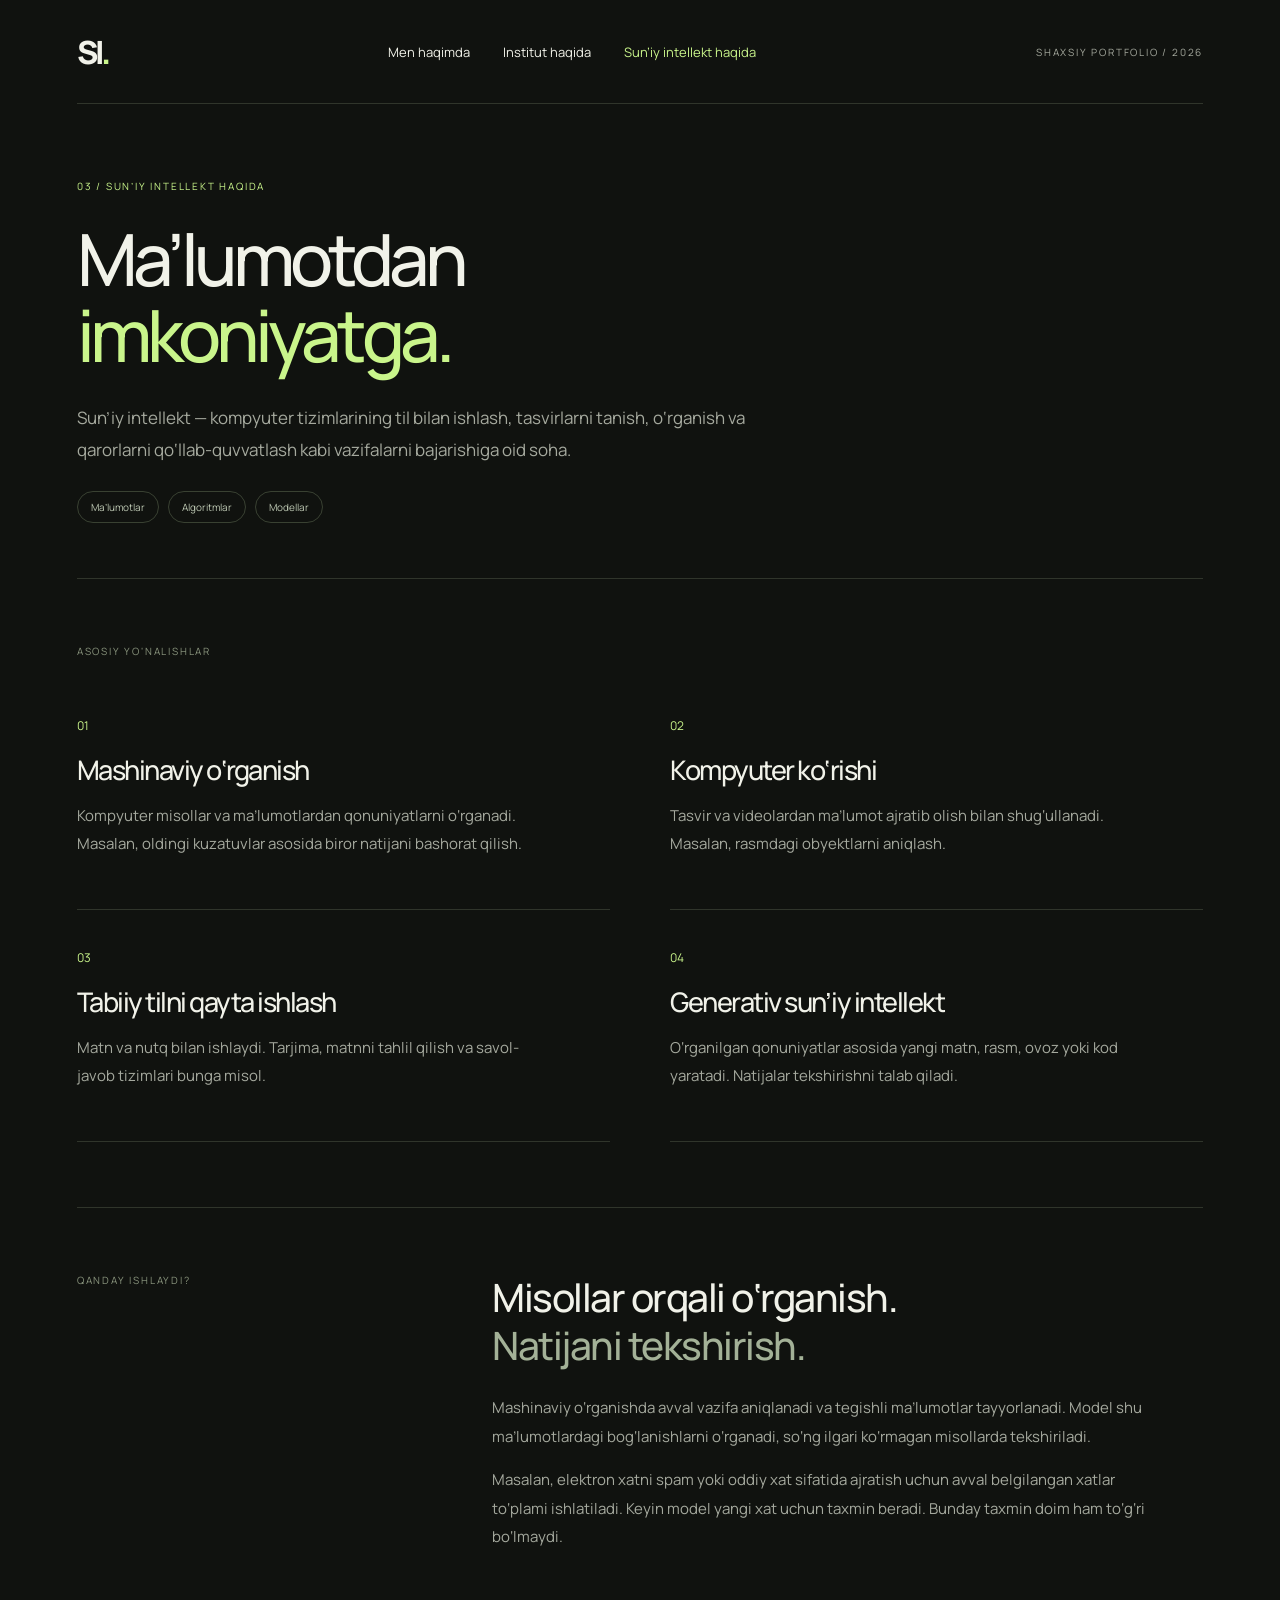
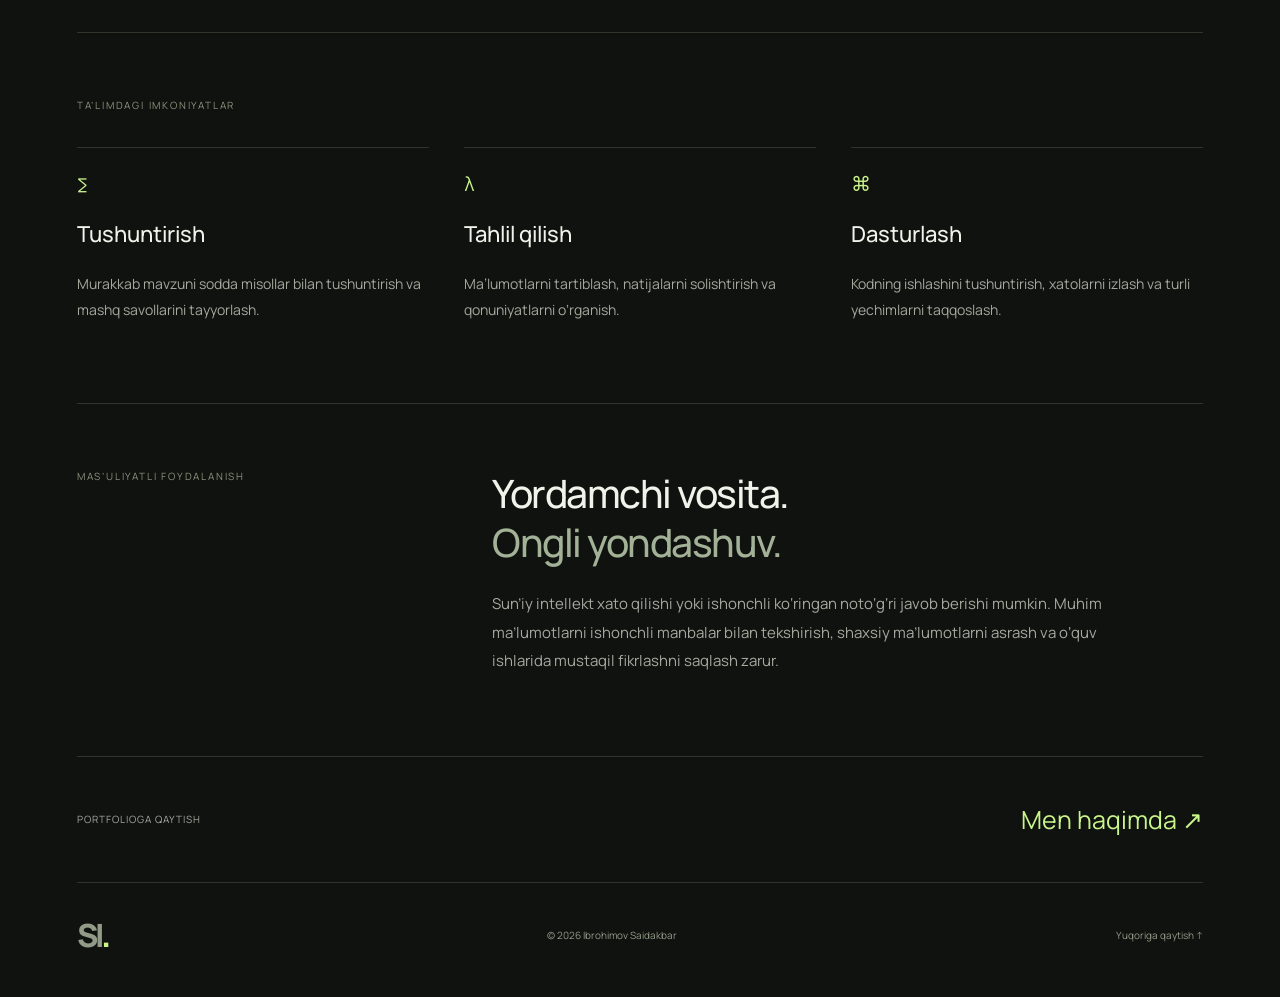
<file: suniy-intellekt.html>
<!doctype html><html lang="uz"><head><meta charset="utf-8"><meta name="viewport" content="width=device-width,initial-scale=1"><title>Sun’iy intellekt haqida — Saidakbar Ibrohimov</title><link rel="stylesheet" href="style.css"><link rel="icon" href="favicon.svg"></head><body><main id="top"><header><a class="brand" href="index.html">SI<span>.</span></a><nav aria-label="Asosiy menyu"><a href="index.html">Men haqimda</a><a href="institut.html">Institut haqida</a><a href="suniy-intellekt.html" aria-current="page">Sun’iy intellekt haqida</a></nav><span class="nav-note">SHAXSIY PORTFOLIO / 2026</span></header><section class="page-intro ai-intro"><div class="eyebrow">03 / SUN’IY INTELLEKT HAQIDA</div><h1>Ma’lumotdan<br/><span>imkoniyatga.</span></h1><p>Sun’iy intellekt — kompyuter tizimlarining til bilan ishlash, tasvirlarni tanish, o‘rganish va qarorlarni qo‘llab-quvvatlash kabi vazifalarni bajarishiga oid soha.</p><div class="tags"><span>Ma’lumotlar</span><span>Algoritmlar</span><span>Modellar</span></div></section><section class="section"><div class="section-label">ASOSIY YO‘NALISHLAR</div><div class="topic-grid"><article><span class="topic-number">01</span><h2>Mashinaviy o‘rganish</h2><p>Kompyuter misollar va ma’lumotlardan qonuniyatlarni o‘rganadi. Masalan, oldingi kuzatuvlar asosida biror natijani bashorat qilish.</p></article><article><span class="topic-number">02</span><h2>Kompyuter ko‘rishi</h2><p>Tasvir va videolardan ma’lumot ajratib olish bilan shug‘ullanadi. Masalan, rasmdagi obyektlarni aniqlash.</p></article><article><span class="topic-number">03</span><h2>Tabiiy tilni qayta ishlash</h2><p>Matn va nutq bilan ishlaydi. Tarjima, matnni tahlil qilish va savol-javob tizimlari bunga misol.</p></article><article><span class="topic-number">04</span><h2>Generativ sun’iy intellekt</h2><p>O‘rganilgan qonuniyatlar asosida yangi matn, rasm, ovoz yoki kod yaratadi. Natijalar tekshirishni talab qiladi.</p></article></div></section><section class="section about"><div class="section-label">QANDAY ISHLAYDI?</div><div><h2>Misollar orqali o‘rganish.<br/><em>Natijani tekshirish.</em></h2><p>Mashinaviy o‘rganishda avval vazifa aniqlanadi va tegishli ma’lumotlar tayyorlanadi. Model shu ma’lumotlardagi bog‘lanishlarni o‘rganadi, so‘ng ilgari ko‘rmagan misollarda tekshiriladi.</p><p>Masalan, elektron xatni spam yoki oddiy xat sifatida ajratish uchun avval belgilangan xatlar to‘plami ishlatiladi. Keyin model yangi xat uchun taxmin beradi. Bunday taxmin doim ham to‘g‘ri bo‘lmaydi.</p></div></section><section class="section"><div class="section-label">TA’LIMDAGI IMKONIYATLAR</div><div class="info-grid"><article><span>∑</span><h3>Tushuntirish</h3><p>Murakkab mavzuni sodda misollar bilan tushuntirish va mashq savollarini tayyorlash.</p></article><article><span>λ</span><h3>Tahlil qilish</h3><p>Ma’lumotlarni tartiblash, natijalarni solishtirish va qonuniyatlarni o‘rganish.</p></article><article><span>⌘</span><h3>Dasturlash</h3><p>Kodning ishlashini tushuntirish, xatolarni izlash va turli yechimlarni taqqoslash.</p></article></div></section><section class="section about"><div class="section-label">MAS’ULIYATLI FOYDALANISH</div><div><h2>Yordamchi vosita.<br/><em>Ongli yondashuv.</em></h2><p>Sun’iy intellekt xato qilishi yoki ishonchli ko‘ringan noto‘g‘ri javob berishi mumkin. Muhim ma’lumotlarni ishonchli manbalar bilan tekshirish, shaxsiy ma’lumotlarni asrash va o‘quv ishlarida mustaqil fikrlashni saqlash zarur.</p></div></section><section class="next-page"><span>PORTFOLIOGA QAYTISH</span><a href="index.html">Men haqimda ↗</a></section><footer><a class="brand" href="index.html">SI<span>.</span></a><span>© 2026 Ibrohimov Saidakbar</span><a href="#top">Yuqoriga qaytish ↑</a></footer></main></body></html>
</file>
<file: style.css>
@import url('https://fonts.googleapis.com/css2?family=Manrope:wght@400;500;600;700;800&display=swap');
:root{color-scheme:dark;--bg:#10120f;--text:#f1f2e9;--muted:#a5a99e;--green:#c9f58b;--line:#30352b}*{box-sizing:border-box}html{scroll-behavior:smooth;scroll-padding-top:35px}body{margin:0;background:var(--bg);color:var(--text);font-family:Manrope,Arial,sans-serif}a{color:inherit;text-decoration:none}a:focus-visible{outline:2px solid var(--green);outline-offset:6px}header,section,footer{max-width:1240px;margin:auto}header{height:104px;display:flex;align-items:center;justify-content:space-between;border-bottom:1px solid var(--line)}.brand{font-size:32px;font-weight:800;letter-spacing:-3px}.brand span{color:var(--green)}nav{display:flex;gap:33px;font-size:13px}nav a:hover,footer a:hover{color:var(--green)}nav span{color:var(--green);margin-left:8px}.nav-note,.section-label,.eyebrow,.art-top,.art-bottom{font-size:10px;letter-spacing:1.8px}.nav-note{color:var(--muted)}.hero{display:grid;grid-template-columns:1.15fr 1fr;gap:65px;padding:90px 0 80px;align-items:center}.eyebrow{color:var(--green);display:flex;align-items:center;gap:9px}.eyebrow i{width:6px;height:6px;background:var(--green);border-radius:100%}h1{font-size:76px;line-height:1.06;font-weight:500;letter-spacing:-5px;margin:28px 0}h1 span{color:var(--green)}h1 b{color:var(--green)}p{color:var(--muted);font-size:15px;line-height:1.9}.hero-copy p{margin-bottom:30px}.button{display:inline-flex;background:var(--green);color:#171e0e;padding:17px 22px;gap:34px;align-items:center;font-size:12px;font-weight:700;border-radius:3px}.button:hover{background:#dbffa8}.button span{font-size:20px}.hero-location{color:#7f8779;font-size:11px;margin-top:35px}.art{background:#181d15;border:1px solid #39432e;position:relative;border-radius:4px;background-image:linear-gradient(#29312140 1px,transparent 1px),linear-gradient(90deg,#29312140 1px,transparent 1px);background-size:32px 32px}.art-top,.art-bottom{display:flex;justify-content:space-between;color:#8c9b7e;padding:22px;font-size:8px;letter-spacing:1.4px}.art svg{display:block;width:100%}.art-bottom{border-top:1px solid #303b26}.section{padding:65px 0;border-top:1px solid var(--line)}.section-label{color:#89947d}.about{display:grid;grid-template-columns:1fr 2fr;gap:60px}h2{font-size:39px;line-height:1.25;font-weight:500;letter-spacing:-1.5px;margin:0 0 24px}h2 em{font-style:normal;color:#a3b197}.about p{max-width:660px}.tags{display:flex;gap:9px;margin-top:25px}.tags span{border:1px solid #394132;padding:8px 13px;border-radius:30px;font-size:10px;color:#bcc7b2}.section-heading{display:flex;justify-content:space-between;align-items:center;margin-top:30px}.section-heading p{font-size:12px}.cert-grid{display:grid;grid-template-columns:1fr 1fr;gap:22px;margin-top:20px}.certificate{border:1px solid #353c2f;padding:28px;background:#171b14;border-radius:4px}.cert-top{display:flex;align-items:center;justify-content:space-between;font-size:9px;letter-spacing:1.4px;color:#9ea991}.symbol{font-size:25px;color:var(--green);font-family:Georgia,serif}.dot{color:var(--green);margin-left:7px}.cert-title{display:flex;justify-content:space-between;align-items:center;margin:25px 0}.cert-title h3{font-size:28px;letter-spacing:-1px;font-weight:500}.cert-title strong{font-size:55px;font-weight:500;color:var(--green)}.scores{display:grid;grid-template-columns:1fr 1fr;border-top:1px solid var(--line);padding-top:23px}.scores small{display:block;font-size:8px;letter-spacing:1.5px;color:var(--muted);margin-bottom:8px}.scores b{font-size:26px;font-weight:500}.dates{display:flex;justify-content:space-between;margin:25px 0;color:#8f9a85;font-size:10px}.dates b{display:block;color:#c4cdbb;font-weight:400;margin-top:6px}.cert-link{border-top:1px solid var(--line);padding-top:20px;display:flex;justify-content:space-between;color:var(--green);font-size:12px}.cert-link:hover{color:white}.education-main{display:flex;gap:28px;align-items:flex-start;margin-top:38px}.edu-icon{font-size:30px;color:var(--green);padding:12px 18px;border:1px solid #39432e}.education h2{margin:15px 0 8px;font-size:34px}.education p{margin:0}.student{margin-left:auto;color:var(--green);font-size:12px;padding-top:8px}footer{display:flex;justify-content:space-between;align-items:center;border-top:1px solid var(--line);padding:30px 0 40px;font-size:10px;color:#929b88}@media(min-width:1450px){header,section,footer{max-width:1240px}}@media(max-width:1350px){header,section,footer{margin-left:6%;margin-right:6%}h1{font-size:65px}}@media(max-width:800px){.nav-note{display:none}.hero{gap:25px;padding-top:60px}h1{font-size:49px;letter-spacing:-3px}.hero p{font-size:13px}.about{grid-template-columns:1fr;gap:25px}.art-top{font-size:6px;padding:14px}.art-bottom{padding:14px;font-size:6px}.cert-title h3{font-size:23px}}@media(max-width:580px){header{height:80px}nav{gap:16px;font-size:10px}.hero{grid-template-columns:1fr;padding:50px 0}.hero h1{font-size:59px}.hero .art{margin-top:15px}.art svg{max-height:320px}.section{padding:45px 0}h2{font-size:31px}.section-heading{display:block}.cert-grid{grid-template-columns:1fr}.section-heading p{margin-top:-5px}.education-main{gap:16px;flex-wrap:wrap}.education h2{font-size:26px}.edu-icon{padding:8px 12px}.student{margin-left:68px}.certificate{padding:24px}footer{gap:14px;flex-wrap:wrap}.nav-note{display:none}}@media(prefers-reduced-motion:reduce){html{scroll-behavior:auto}}
nav a[aria-current=page]{color:var(--green)}.inline-link{display:inline-block;color:var(--green);font-size:12px;margin-top:16px}.page-intro{padding:75px 0 55px}.page-intro h1{font-size:72px}.page-intro p{max-width:700px;font-size:17px}.photo-section{padding-bottom:65px}.photo-section figure{margin:0;border:1px solid var(--line);background:#171b14}.photo-section img{display:block;width:100%;height:auto}.photo-section figcaption{padding:22px;display:flex;justify-content:space-between;gap:15px;font-size:10px;letter-spacing:1px;color:var(--muted)}.photo-section figcaption span:first-child{color:var(--green)}.info-grid{display:grid;grid-template-columns:repeat(3,1fr);gap:35px;margin-top:35px}.info-grid article{border-top:1px solid var(--line);padding-top:22px}.info-grid article>span{color:var(--green);font-size:20px}.info-grid h3{font-size:22px;font-weight:500}.info-grid p{font-size:14px}.source-note{margin-top:30px;font-size:11px}.source-note a{color:var(--green);text-decoration:underline}.topic-grid{display:grid;grid-template-columns:1fr 1fr;gap:0 60px;margin-top:20px}.topic-grid article{padding:35px 0;border-bottom:1px solid var(--line)}.topic-number{font-size:12px;color:var(--green)}.topic-grid h2{font-size:27px;margin:18px 0 12px}.topic-grid p{max-width:470px}.next-page{border-top:1px solid var(--line);padding:45px 0;display:flex;justify-content:space-between;align-items:center;gap:20px}.next-page>span{font-size:10px;letter-spacing:1px;color:var(--muted)}.next-page>a{font-size:25px;color:var(--green)}@media(max-width:700px){header{height:auto;min-height:100px;flex-wrap:wrap;padding:18px 0;gap:15px}header nav{width:100%;justify-content:space-between;gap:8px;font-size:11px}.page-intro{padding:45px 0 30px}.page-intro h1{font-size:50px}.page-intro p{font-size:15px}.info-grid,.topic-grid{grid-template-columns:1fr;gap:12px}.photo-section figcaption{flex-direction:column;font-size:9px}.next-page{align-items:flex-start;flex-direction:column}.next-page>a{font-size:22px}.photo-section{padding-bottom:35px}}

.admission{display:grid;grid-template-columns:1fr 1fr;gap:45px;align-items:center}.admission h2,.student-life h2{margin-top:24px}.admission-score{padding:40px;border:1px solid var(--line);background:#171b14}.admission-score>span{font-size:10px;letter-spacing:2px;color:var(--muted)}.admission-score strong{display:block;font-size:76px;letter-spacing:-4px;color:var(--green);font-weight:500;margin:12px 0}.admission-score p{font-size:12px;margin:0}.student-life figure{margin:30px 0 0}.student-life img{width:100%;height:auto;display:block;border-radius:4px}.student-life figcaption{padding:16px 0;color:var(--muted);font-size:12px}@media(max-width:600px){.admission{grid-template-columns:1fr;gap:25px}.admission-score{padding:26px}.admission-score strong{font-size:64px}.hero .eyebrow{font-size:9px;letter-spacing:1px}}

.document-preview{display:block;margin:24px 0;background:#eeeff3;border-radius:4px;overflow:hidden}.document-preview img{display:block;width:100%;height:auto}.document-preview:hover{outline:2px solid var(--green)}.admission-document{margin:0 0 25px}.admission-score{max-width:520px;width:100%}.admission{align-items:start}
</file>
